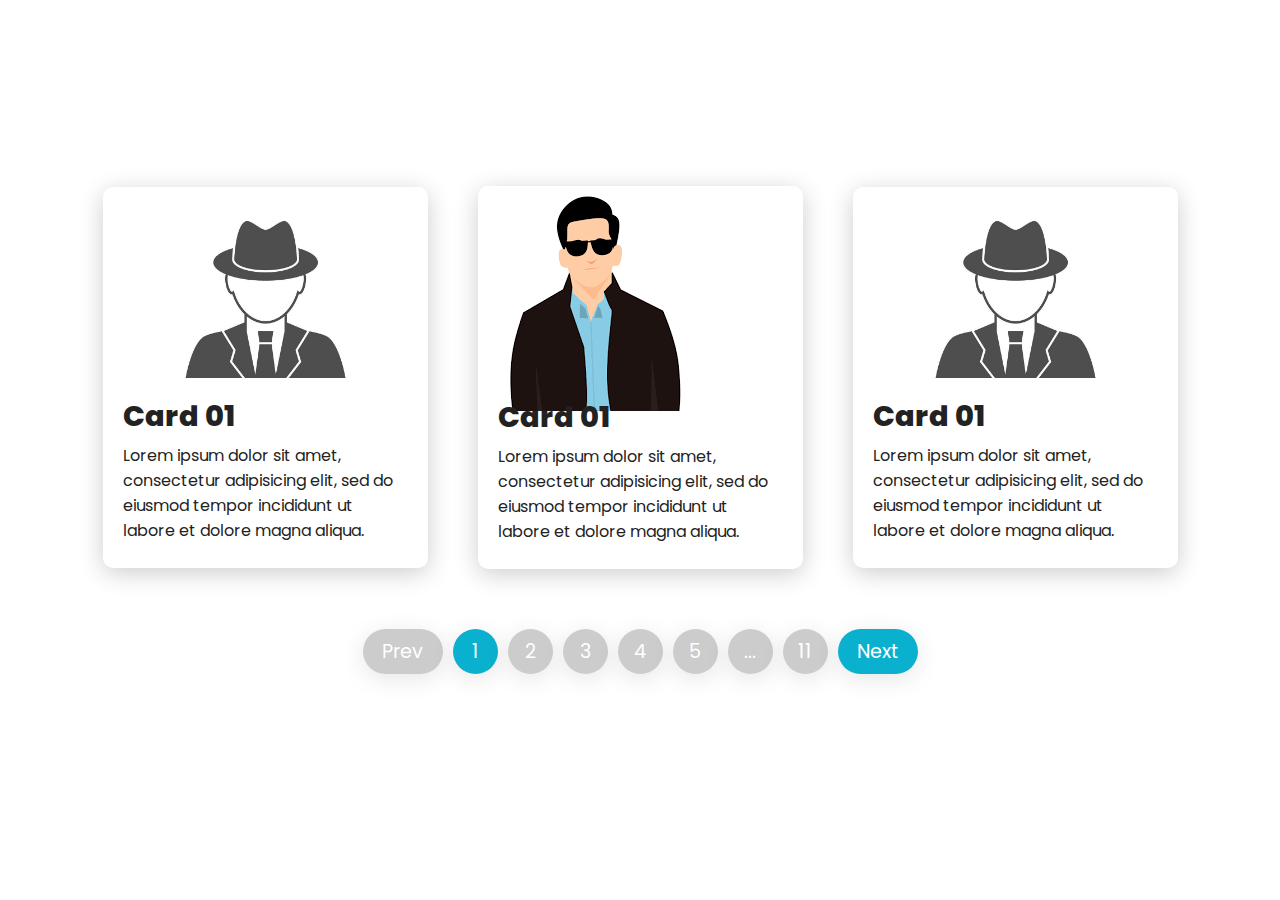
<file: Liste client card/index.html>
<!DOCTYPE html>
<html lang="en" dir="ltr">

<head>
    <meta charset="utf-8">
    <title>Fully Functional Pagination | Working With Example UI Cards - HTML, CSS & Jquery</title>
    <link rel="stylesheet" href="style1.css">
    <script src="https://cdnjs.cloudflare.com/ajax/libs/jquery/3.6.0/jquery.min.js" charset="utf-8"></script>
</head>

<body>

    <div class="container">
        <div class="card-content" style="display: none">
            <div class="card">
                <div class="card-image"><img src="detective-avatar-icon-01-.jpg" alt=""></div>
                <div class="card-info">
                    <h3>Card 01</h3>
                    <p>Lorem ipsum dolor sit amet, consectetur adipisicing elit, sed do eiusmod tempor incididunt ut
                        labore et dolore magna aliqua.</p>
                </div>
            </div>
            <div class="card">
                <div class="card-image"><img src="images.png" alt=""></div>
                <div class="card-info">
                    <h3>Card 01</h3>
                    <p>Lorem ipsum dolor sit amet, consectetur adipisicing elit, sed do eiusmod tempor incididunt ut
                        labore et dolore magna aliqua.</p>
                </div>
            </div>
            <div class="card">
                <div class="card-image"><img src="detective-avatar-icon-01-.jpg" alt=""></div>
                <div class="card-info">
                    <h3>Card 01</h3>
                    <p>Lorem ipsum dolor sit amet, consectetur adipisicing elit, sed do eiusmod tempor incididunt ut
                        labore et dolore magna aliqua.</p>
                </div>
            </div>
            <div class="card">
                <div class="card-image"><img src="images.png" alt=""></div>
                <div class="card-info">
                    <h3>Card 01</h3>
                    <p>Lorem ipsum dolor sit amet, consectetur adipisicing elit, sed do eiusmod tempor incididunt ut
                        labore et dolore magna aliqua.</p>
                </div>
            </div>
            <div class="card">
                <div class="card-image"><img src="detective-avatar-icon-01-.jpg" alt=""></div>
                <div class="card-info">
                    <h3>Card 01</h3>
                    <p>Lorem ipsum dolor sit amet, consectetur adipisicing elit, sed do eiusmod tempor incididunt ut
                        labore et dolore magna aliqua.</p>
                </div>
            </div>
            <div class="card">
                <div class="card-image"><img src="images.png" alt=""></div>
                <div class="card-info">
                    <h3>Card 01</h3>
                    <p>Lorem ipsum dolor sit amet, consectetur adipisicing elit, sed do eiusmod tempor incididunt ut
                        labore et dolore magna aliqua.</p>
                </div>
            </div>
            <div class="card">
                <div class="card-image"><img src="detective-avatar-icon-01-.jpg" alt=""></div>
                <div class="card-info">
                    <h3>Card 01</h3>
                    <p>Lorem ipsum dolor sit amet, consectetur adipisicing elit, sed do eiusmod tempor incididunt ut
                        labore et dolore magna aliqua.</p>
                </div>
            </div>
            <div class="card">
                <div class="card-image"><img src="images.png" alt=""></div>
                <div class="card-info">
                    <h3>Card 01</h3>
                    <p>Lorem ipsum dolor sit amet, consectetur adipisicing elit, sed do eiusmod tempor incididunt ut
                        labore et dolore magna aliqua.</p>
                </div>
            </div>
            <div class="card">
                <div class="card-image"><img src="detective-avatar-icon-01-.jpg" alt=""></div>
                <div class="card-info">
                    <h3>Card 01</h3>
                    <p>Lorem ipsum dolor sit amet, consectetur adipisicing elit, sed do eiusmod tempor incididunt ut
                        labore et dolore magna aliqua.</p>
                </div>
            </div>
            <div class="card">
                <div class="card-image"><img src="images.png" alt=""></div>
                <div class="card-info">
                    <h3>Card 01</h3>
                    <p>Lorem ipsum dolor sit amet, consectetur adipisicing elit, sed do eiusmod tempor incididunt ut
                        labore et dolore magna aliqua.</p>
                </div>
            </div>
            <div class="card">
                <div class="card-image"><img src="detective-avatar-icon-01-.jpg" alt=""></div>
                <div class="card-info">
                    <h3>Card 01</h3>
                    <p>Lorem ipsum dolor sit amet, consectetur adipisicing elit, sed do eiusmod tempor incididunt ut
                        labore et dolore magna aliqua.</p>
                </div>
            </div>
            <div class="card">
                <div class="card-image"><img src="images.png" alt=""></div>
                <div class="card-info">
                    <h3>Card 01</h3>
                    <p>Lorem ipsum dolor sit amet, consectetur adipisicing elit, sed do eiusmod tempor incididunt ut
                        labore et dolore magna aliqua.</p>
                </div>
            </div>
            <div class="card">
                <div class="card-image"><img src="detective-avatar-icon-01-.jpg" alt=""></div>
                <div class="card-info">
                    <h3>Card 01</h3>
                    <p>Lorem ipsum dolor sit amet, consectetur adipisicing elit, sed do eiusmod tempor incididunt ut
                        labore et dolore magna aliqua.</p>
                </div>
            </div>
            <div class="card">
                <div class="card-image"><img src="images.png" alt=""></div>
                <div class="card-info">
                    <h3>Card 01</h3>
                    <p>Lorem ipsum dolor sit amet, consectetur adipisicing elit, sed do eiusmod tempor incididunt ut
                        labore et dolore magna aliqua.</p>
                </div>
            </div>
            <div class="card">
                <div class="card-image"><img src="detective-avatar-icon-01-.jpg" alt=""></div>
                <div class="card-info">
                    <h3>Card 01</h3>
                    <p>Lorem ipsum dolor sit amet, consectetur adipisicing elit, sed do eiusmod tempor incididunt ut
                        labore et dolore magna aliqua.</p>
                </div>
            </div>
            <div class="card">
                <div class="card-image"><img src="images.png" alt=""></div>
                <div class="card-info">
                    <h3>Card 01</h3>
                    <p>Lorem ipsum dolor sit amet, consectetur adipisicing elit, sed do eiusmod tempor incididunt ut
                        labore et dolore magna aliqua.</p>
                </div>
            </div>
            <div class="card">
                <div class="card-image"><img src="detective-avatar-icon-01-.jpg" alt=""></div>
                <div class="card-info">
                    <h3>Card 01</h3>
                    <p>Lorem ipsum dolor sit amet, consectetur adipisicing elit, sed do eiusmod tempor incididunt ut
                        labore et dolore magna aliqua.</p>
                </div>
            </div>
            <div class="card">
                <div class="card-image"><img src="images.png" alt=""></div>
                <div class="card-info">
                    <h3>Card 01</h3>
                    <p>Lorem ipsum dolor sit amet, consectetur adipisicing elit, sed do eiusmod tempor incididunt ut
                        labore et dolore magna aliqua.</p>
                </div>
            </div>
            <div class="card">
                <div class="card-image"><img src="detective-avatar-icon-01-.jpg" alt=""></div>
                <div class="card-info">
                    <h3>Card 01</h3>
                    <p>Lorem ipsum dolor sit amet, consectetur adipisicing elit, sed do eiusmod tempor incididunt ut
                        labore et dolore magna aliqua.</p>
                </div>
            </div>
            <div class="card">
                <div class="card-image"><img src="images.png" alt=""></div>
                <div class="card-info">
                    <h3>Card 01</h3>
                    <p>Lorem ipsum dolor sit amet, consectetur adipisicing elit, sed do eiusmod tempor incididunt ut
                        labore et dolore magna aliqua.</p>
                </div>
            </div>
            <div class="card">
                <div class="card-image"><img src="detective-avatar-icon-01-.jpg" alt=""></div>
                <div class="card-info">
                    <h3>Card 01</h3>
                    <p>Lorem ipsum dolor sit amet, consectetur adipisicing elit, sed do eiusmod tempor incididunt ut
                        labore et dolore magna aliqua.</p>
                </div>
            </div>
            <div class="card">
                <div class="card-image"><img src="images.png" alt=""></div>
                <div class="card-info">
                    <h3>Card 01</h3>
                    <p>Lorem ipsum dolor sit amet, consectetur adipisicing elit, sed do eiusmod tempor incididunt ut
                        labore et dolore magna aliqua.</p>
                </div>
            </div>
            <div class="card">
                <div class="card-image"><img src="detective-avatar-icon-01-.jpg" alt=""></div>
                <div class="card-info">
                    <h3>Card 01</h3>
                    <p>Lorem ipsum dolor sit amet, consectetur adipisicing elit, sed do eiusmod tempor incididunt ut
                        labore et dolore magna aliqua.</p>
                </div>
            </div>
            <div class="card">
                <div class="card-image"><img src="images.png" alt=""></div>
                <div class="card-info">
                    <h3>Card 01</h3>
                    <p>Lorem ipsum dolor sit amet, consectetur adipisicing elit, sed do eiusmod tempor incididunt ut
                        labore et dolore magna aliqua.</p>
                </div>
            </div>
            <div class="card">
                <div class="card-image"><img src="detective-avatar-icon-01-.jpg" alt=""></div>
                <div class="card-info">
                    <h3>Card 01</h3>
                    <p>Lorem ipsum dolor sit amet, consectetur adipisicing elit, sed do eiusmod tempor incididunt ut
                        labore et dolore magna aliqua.</p>
                </div>
            </div>
            <div class="card">
                <div class="card-image"><img src="images.png" alt=""></div>
                <div class="card-info">
                    <h3>Card 01</h3>
                    <p>Lorem ipsum dolor sit amet, consectetur adipisicing elit, sed do eiusmod tempor incididunt ut
                        labore et dolore magna aliqua.</p>
                </div>
            </div>
            <div class="card">
                <div class="card-image"><img src="detective-avatar-icon-01-.jpg" alt=""></div>
                <div class="card-info">
                    <h3>Card 01</h3>
                    <p>Lorem ipsum dolor sit amet, consectetur adipisicing elit, sed do eiusmod tempor incididunt ut
                        labore et dolore magna aliqua.</p>
                </div>
            </div>
            <div class="card">
                <div class="card-image"><img src="images.png" alt=""></div>
                <div class="card-info">
                    <h3>Card 01</h3>
                    <p>Lorem ipsum dolor sit amet, consectetur adipisicing elit, sed do eiusmod tempor incididunt ut
                        labore et dolore magna aliqua.</p>
                </div>
            </div>
            <div class="card">
                <div class="card-image"><img src="detective-avatar-icon-01-.jpg" alt=""></div>
                <div class="card-info">
                    <h3>Card 01</h3>
                    <p>Lorem ipsum dolor sit amet, consectetur adipisicing elit, sed do eiusmod tempor incididunt ut
                        labore et dolore magna aliqua.</p>
                </div>
            </div>
            <div class="card">
                <div class="card-image"><img src="images.png" alt=""></div>
                <div class="card-info">
                    <h3>Card 01</h3>
                    <p>Lorem ipsum dolor sit amet, consectetur adipisicing elit, sed do eiusmod tempor incididunt ut
                        labore et dolore magna aliqua.</p>
                </div>
            </div>
            <div class="card">
                <div class="card-image"><img src="detective-avatar-icon-01-.jpg" alt=""></div>
                <div class="card-info">
                    <h3>Card 01</h3>
                    <p>Lorem ipsum dolor sit amet, consectetur adipisicing elit, sed do eiusmod tempor incididunt ut
                        labore et dolore magna aliqua.</p>
                </div>
            </div>
            <div class="card">
                <div class="card-image"><img src="images.png" alt=""></div>
                <div class="card-info">
                    <h3>Card 01</h3>
                    <p>Lorem ipsum dolor sit amet, consectetur adipisicing elit, sed do eiusmod tempor incididunt ut
                        labore et dolore magna aliqua.</p>
                </div>
            </div>
            <div class="pagination">
                <!--<li class="page-item previous-page disable"><a class="page-link" href="#">Prev</a></li>
          <li class="page-item current-page active"><a class="page-link" href="#">1</a></li>
          <li class="page-item dots"><a class="page-link" href="#">...</a></li>
          <li class="page-item current-page"><a class="page-link" href="#">5</a></li>
          <li class="page-item current-page"><a class="page-link" href="#">6</a></li>
          <li class="page-item dots"><a class="page-link" href="#">...</a></li>
          <li class="page-item current-page"><a class="page-link" href="#">10</a></li>
          <li class="page-item next-page"><a class="page-link" href="#">Next</a></li>-->
            </div>
        </div>
    </div>



    <script type="text/javascript">
        function getPageList(totalPages, page, maxLength) {
            function range(start, end) {
                return Array.from(Array(end - start + 1), (_, i) => i + start);
            }

            var sideWidth = maxLength < 9 ? 1 : 2;
            var leftWidth = (maxLength - sideWidth * 2 - 3) >> 1;
            var rightWidth = (maxLength - sideWidth * 2 - 3) >> 1;

            if (totalPages <= maxLength) {
                return range(1, totalPages);
            }

            if (page <= maxLength - sideWidth - 1 - rightWidth) {
                return range(1, maxLength - sideWidth - 1).concat(0, range(totalPages - sideWidth + 1, totalPages));
            }

            if (page >= totalPages - sideWidth - 1 - rightWidth) {
                return range(1, sideWidth).concat(0, range(totalPages - sideWidth - 1 - rightWidth - leftWidth, totalPages));
            }

            return range(1, sideWidth).concat(0, range(page - leftWidth, page + rightWidth), 0, range(totalPages - sideWidth + 1, totalPages));
        }

        $(function () {
            var numberOfItems = $(".card-content .card").length;
            var limitPerPage = 3; //How many card items visible per a page
            var totalPages = Math.ceil(numberOfItems / limitPerPage);
            var paginationSize = 7; //How many page elements visible in the pagination
            var currentPage;

            function showPage(whichPage) {
                if (whichPage < 1 || whichPage > totalPages) return false;

                currentPage = whichPage;

                $(".card-content .card").hide().slice((currentPage - 1) * limitPerPage, currentPage * limitPerPage).show();

                $(".pagination li").slice(1, -1).remove();

                getPageList(totalPages, currentPage, paginationSize).forEach(item => {
                    $("<li>").addClass("page-item").addClass(item ? "current-page" : "dots")
                        .toggleClass("active", item === currentPage).append($("<a>").addClass("page-link")
                            .attr({ href: "javascript:void(0)" }).text(item || "...")).insertBefore(".next-page");
                });

                $(".previous-page").toggleClass("disable", currentPage === 1);
                $(".next-page").toggleClass("disable", currentPage === totalPages);
                return true;
            }

            $(".pagination").append(
                $("<li>").addClass("page-item").addClass("previous-page").append($("<a>").addClass("page-link").attr({ href: "javascript:void(0)" }).text("Prev")),
                $("<li>").addClass("page-item").addClass("next-page").append($("<a>").addClass("page-link").attr({ href: "javascript:void(0)" }).text("Next"))
            );

            $(".card-content").show();
            showPage(1);

            $(document).on("click", ".pagination li.current-page:not(.active)", function () {
                return showPage(+$(this).text());
            });

            $(".next-page").on("click", function () {
                return showPage(currentPage + 1);
            });

            $(".previous-page").on("click", function () {
                return showPage(currentPage - 1);
            });
        });
    </script>

</body>

</html>
</file>
<file: Liste client card/style1.css>
@import url('https://fonts.googleapis.com/css2?family=Poppins:wght@100;200;300;400;500;600;700;800;900&display=swap');

*{
  margin: 0;
  padding: 0;
  box-sizing: border-box;
  font-family: "Poppins", sans-serif;
}

.container{
  min-height: 100vh;
  display: flex;
  justify-content: center;
  align-items: center;
  flex-direction: column;
}

.card-content{
  display: flex;
  justify-content: center;
  align-items: center;
  flex-wrap: wrap;
  margin: 30px;
}

.card{
  position: relative;
  background: #fff;
  max-width: 325px;
  width: 325px;
  height: auto;
  margin: 25px;
  box-shadow: 0 5px 25px rgb(1 1 1 / 20%);
  border-radius: 10px;
  overflow: hidden;
}

.card-image{
  max-height: 200px;
}

.card-image img{
  max-width: 100%;
  height: auto;
}

.card-info{
  position: relative;
  color: #222;
  padding: 10px 20px 20px;
}

.card-info h3{
  font-size: 1.8em;
  font-weight: 800;
  margin-bottom: 5px;
}

.card-info p{
  font-size: 1em;
  margin-bottom: 5px;
}

.pagination{
  text-align: center;
  margin: 30px 30px 60px;
  user-select: none;
}

.pagination li{
  display: inline-block;
  margin: 5px;
  box-shadow: 0 5px 25px rgb(1 1 1 / 10%);
}

.pagination li a{
  color: #fff;
  text-decoration: none;
  font-size: 1.2em;
  line-height: 45px;
}

.previous-page, .next-page{
  background: #0AB1CE;
  width: 80px;
  border-radius: 45px;
  cursor: pointer;
  transition: 0.3s ease;
}

.previous-page:hover{
  transform: translateX(-5px);
}

.next-page:hover{
  transform: translateX(5px);
}

.current-page, .dots{
  background: #ccc;
  width: 45px;
  border-radius: 50%;
  cursor: pointer;
}

.active{
  background: #0AB1CE;
}

.disable{
  background: #ccc;
}
</file>
